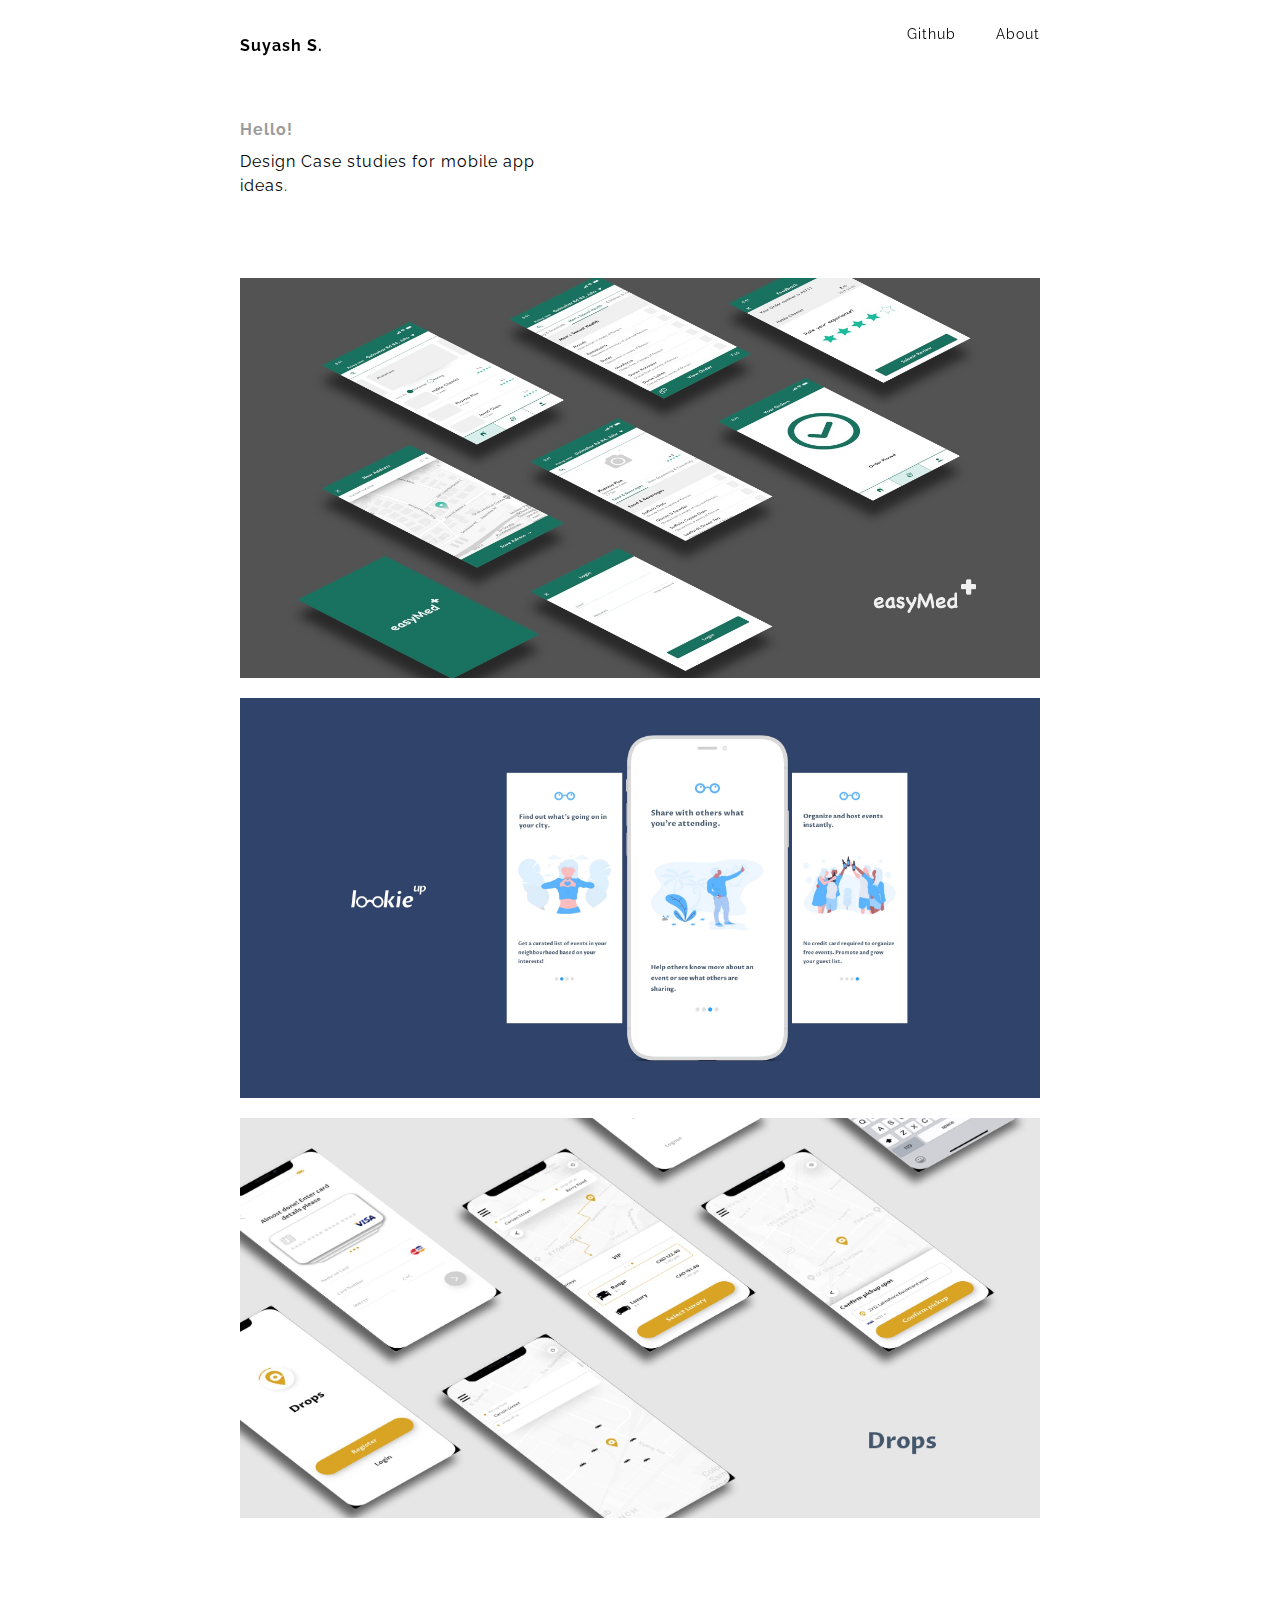
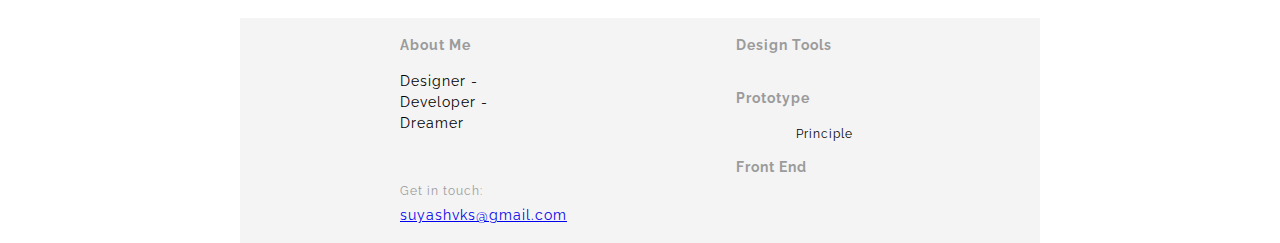
<file: index.html>
<!DOCTYPE html>
<html lang="en">

<head>
	<meta charset="UTF-8">
	<meta name="keywords" content="HTML,CSS,XML,JavaScript">
	<meta name="viewport" content="width=device-width, initial-scale=1.0">
	<title>Suyash S.</title>
	<link href="https://fonts.googleapis.com/css?family=Ubuntu" rel="stylesheet">
	<link href="https://fonts.googleapis.com/css?family=Raleway" rel="stylesheet">
	<link rel="stylesheet" href="https://use.fontawesome.com/releases/v5.8.1/css/all.css"
		integrity="sha384-50oBUHEmvpQ+1lW4y57PTFmhCaXp0ML5d60M1M7uH2+nqUivzIebhndOJK28anvf" crossorigin="anonymous">
	<link rel="stylesheet" href="index.css">
</head>

<body class="main">
	<div class="wrapper">
		<div id="sticky-nav">
			<nav class="nav-parent">
				<div class="nav-child">
					<h1><a href="./index.html" class="nav-text">Suyash S.</h1>
				</div>
				<ul class="nav-child nav-list">
					<li><a href="https://github.com/su988" target="_blank" class="nav-text">Github</a></li>
					<li><a href="#scroll-footer" class="nav-text">About</a></li>
				</ul>
			</nav>
		</div>
		<div class=" hero">
			<h4>Hello!</h4>
			<p class="tag-line">Design Case studies for mobile app ideas.
			</p>
		</div>
		<a href="./med.html">
			<div id="projects">
				<div class="project">
					<div class="project-hero" id="first-project">
						<div class="overlay">
							<h2 class="text">EasyMed - Pharmacy app</h2>
							<h5 class="text">Solving India's condom problem</h5>
						</div>
					</div>
				</div>
			</div>
		</a>
		<a href="./lookie.html">
			<div class="project">
				<div class="project-hero" id="second-project">
					<div class="overlay">
						<h2 class="text">LookieUp</h2>
						<h5 class="text">Find or host events in your city based on your interests.</h5>
					</div>
				</div>
			</div>
		</a>
		<a href="./drops.html">
			<div class="project">
				<div class="project-hero" id="third-project">
					<div class="overlay">
						<h2 class="text">Drops</h2>
						<h5 class="text">Premium Taxi App</h5>
					</div>
				</div>
			</div>
		</a>
	<footer id="scroll-footer">
		<div class="footer-wrapper">
			<div class="footer-parent">
				<div class="footer-child" id="footer-about">
					<h4>About Me</h4>
					<div>
						<p class="about" style="font-size: 14px; line-height: 1.5;">
							Designer - Developer - Dreamer
						</p>
						<p class="about email-text">Get in touch:</p>
						<br>
						<p class="about email">
							<a href="mailto:suyashvks@gmail.com">suyashvks@gmail.com</a>
						</p>
					</div>
				</div>
				<div class="footer-child" id="design-footer">
					<h4>Design Tools</h4>
					<ul class="tool-list">
						<li><i class="fab fa-sketch fa-lg"></i></li>
						<li><i class="fab fa-adobe fa-lg"></i></li>
					</ul>
					<div id="prototype-footer">
						<h4>Prototype</h4>
						<ul class="tool-list">
							<li><i class="fab fa-invision fa-lg"></i></li>
							<li class="principle">Principle</li>
						</ul>
					</div>
					<div id="code">
						<h4>Front End</h4>
						<ul class="tool-list">
							<li><i class="fab fa-html5 fa-lg"></i></li>
							<li><i class="fab fa-css3-alt fa-lg"></i></li>
							<li><i class="fab fa-js-square fa-lg"></i></li>
							<li><i class="fab fa-react fa-lg"></i></li>
							<li><i class="fab fa-github-square fa-lg"></i></li>
							<li><i class="fab fa-git-square fa-lg"></i></li>
						</ul>
					</div>
				</div>
			</div>
		</div>
	</footer>
</body>
<script type="text/javascript" src="index.js"></script>

</html>
</file>
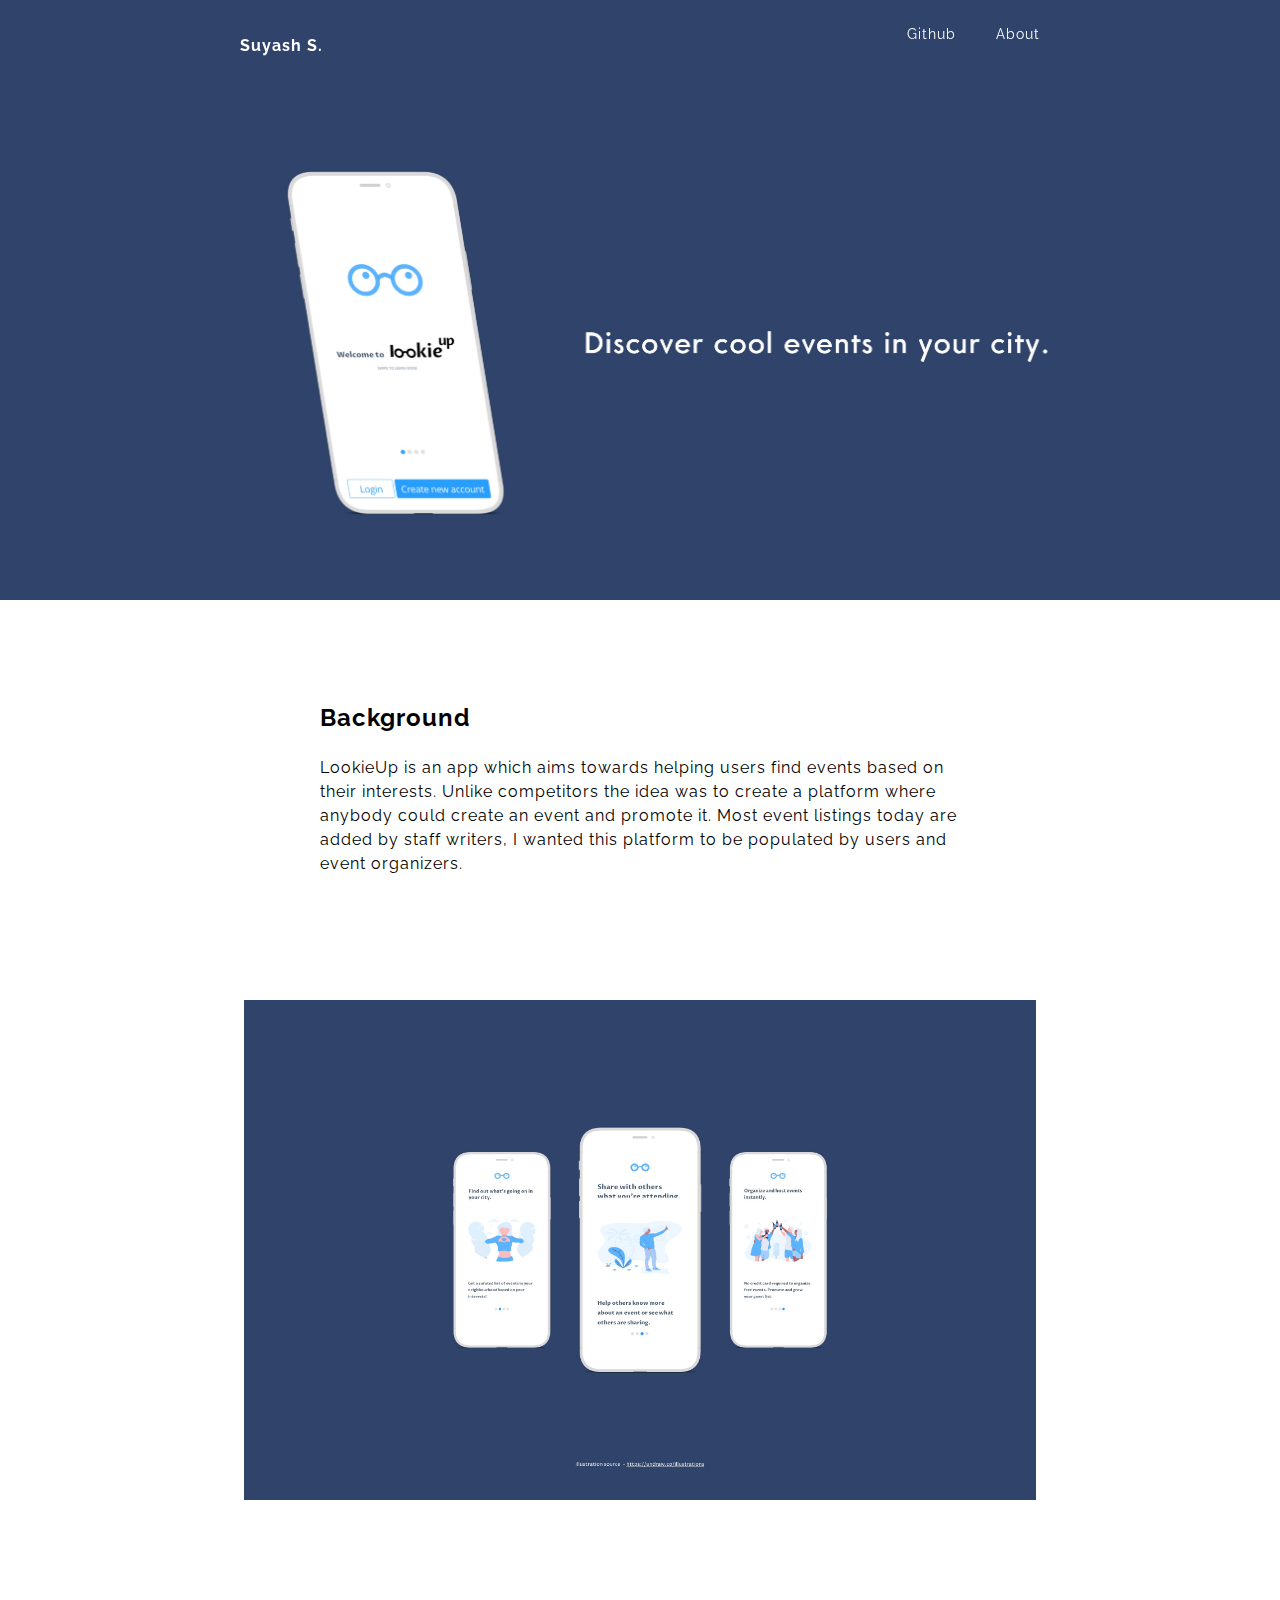
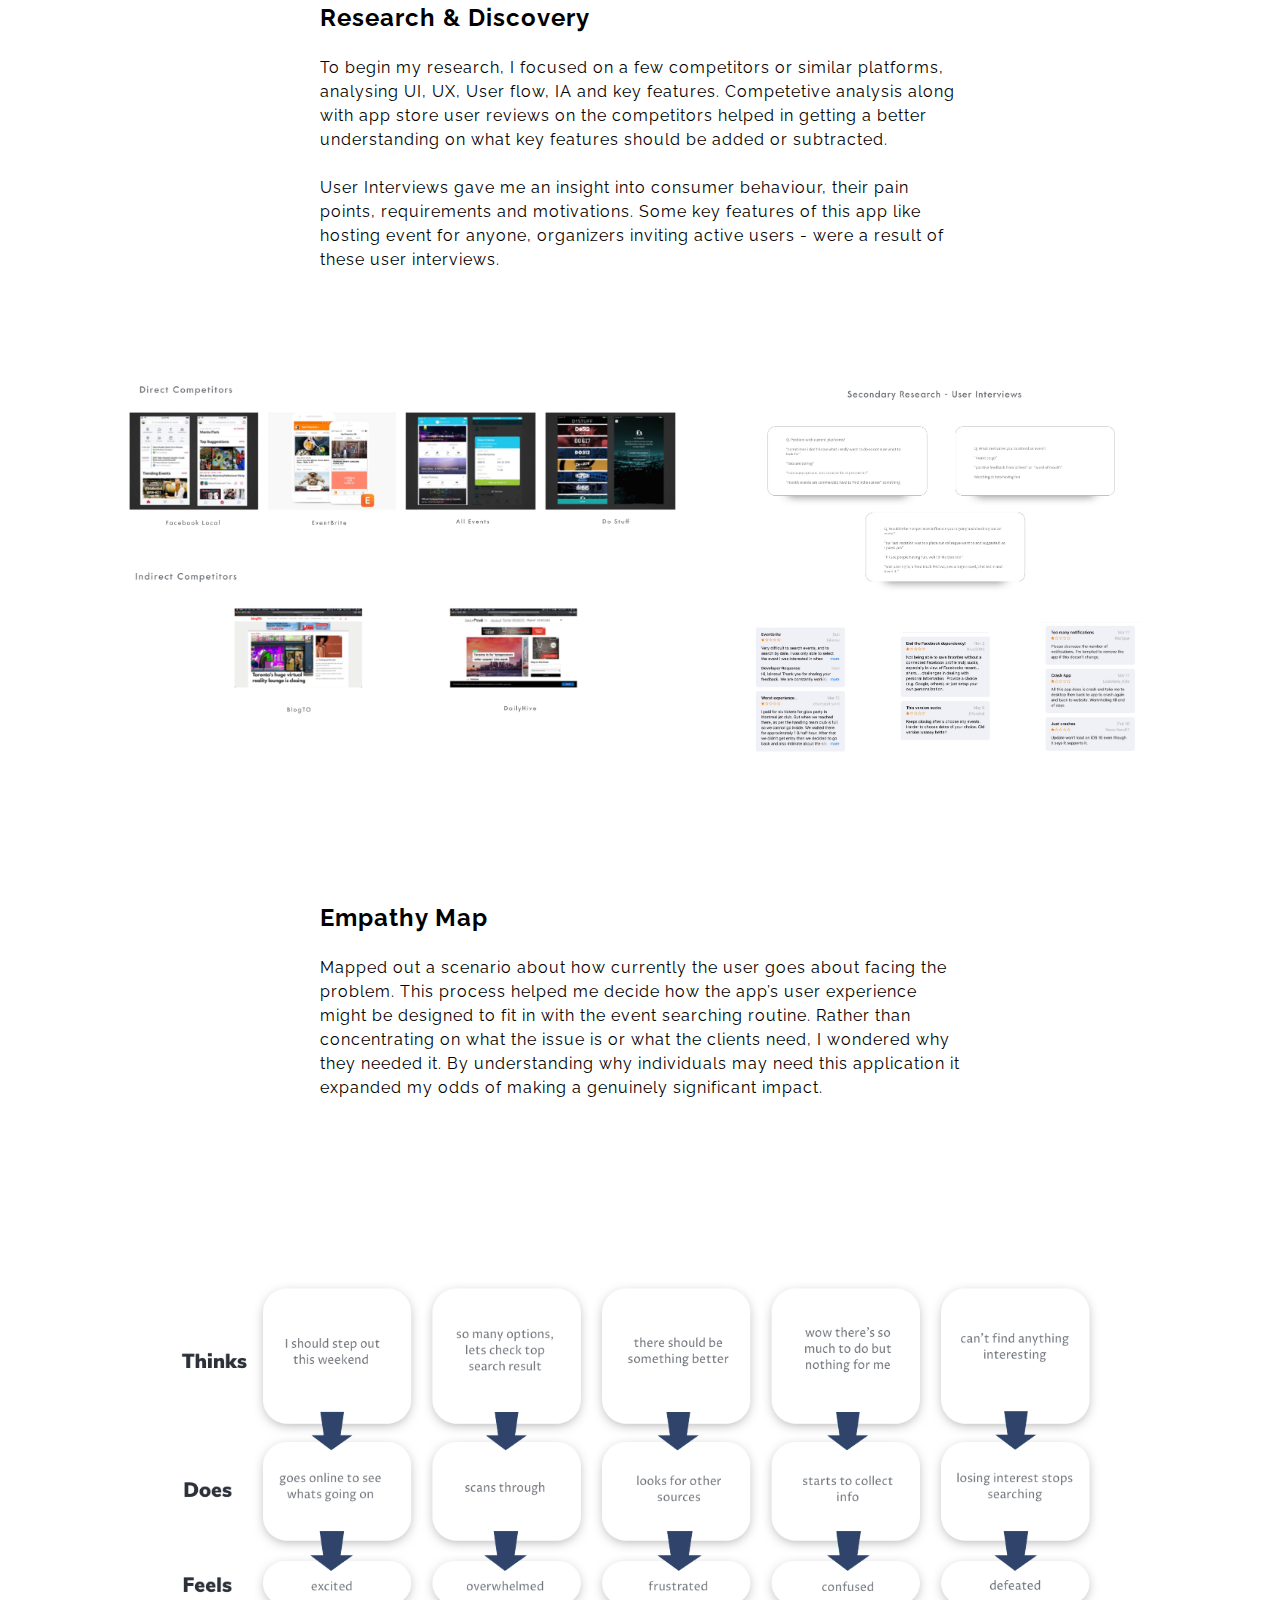
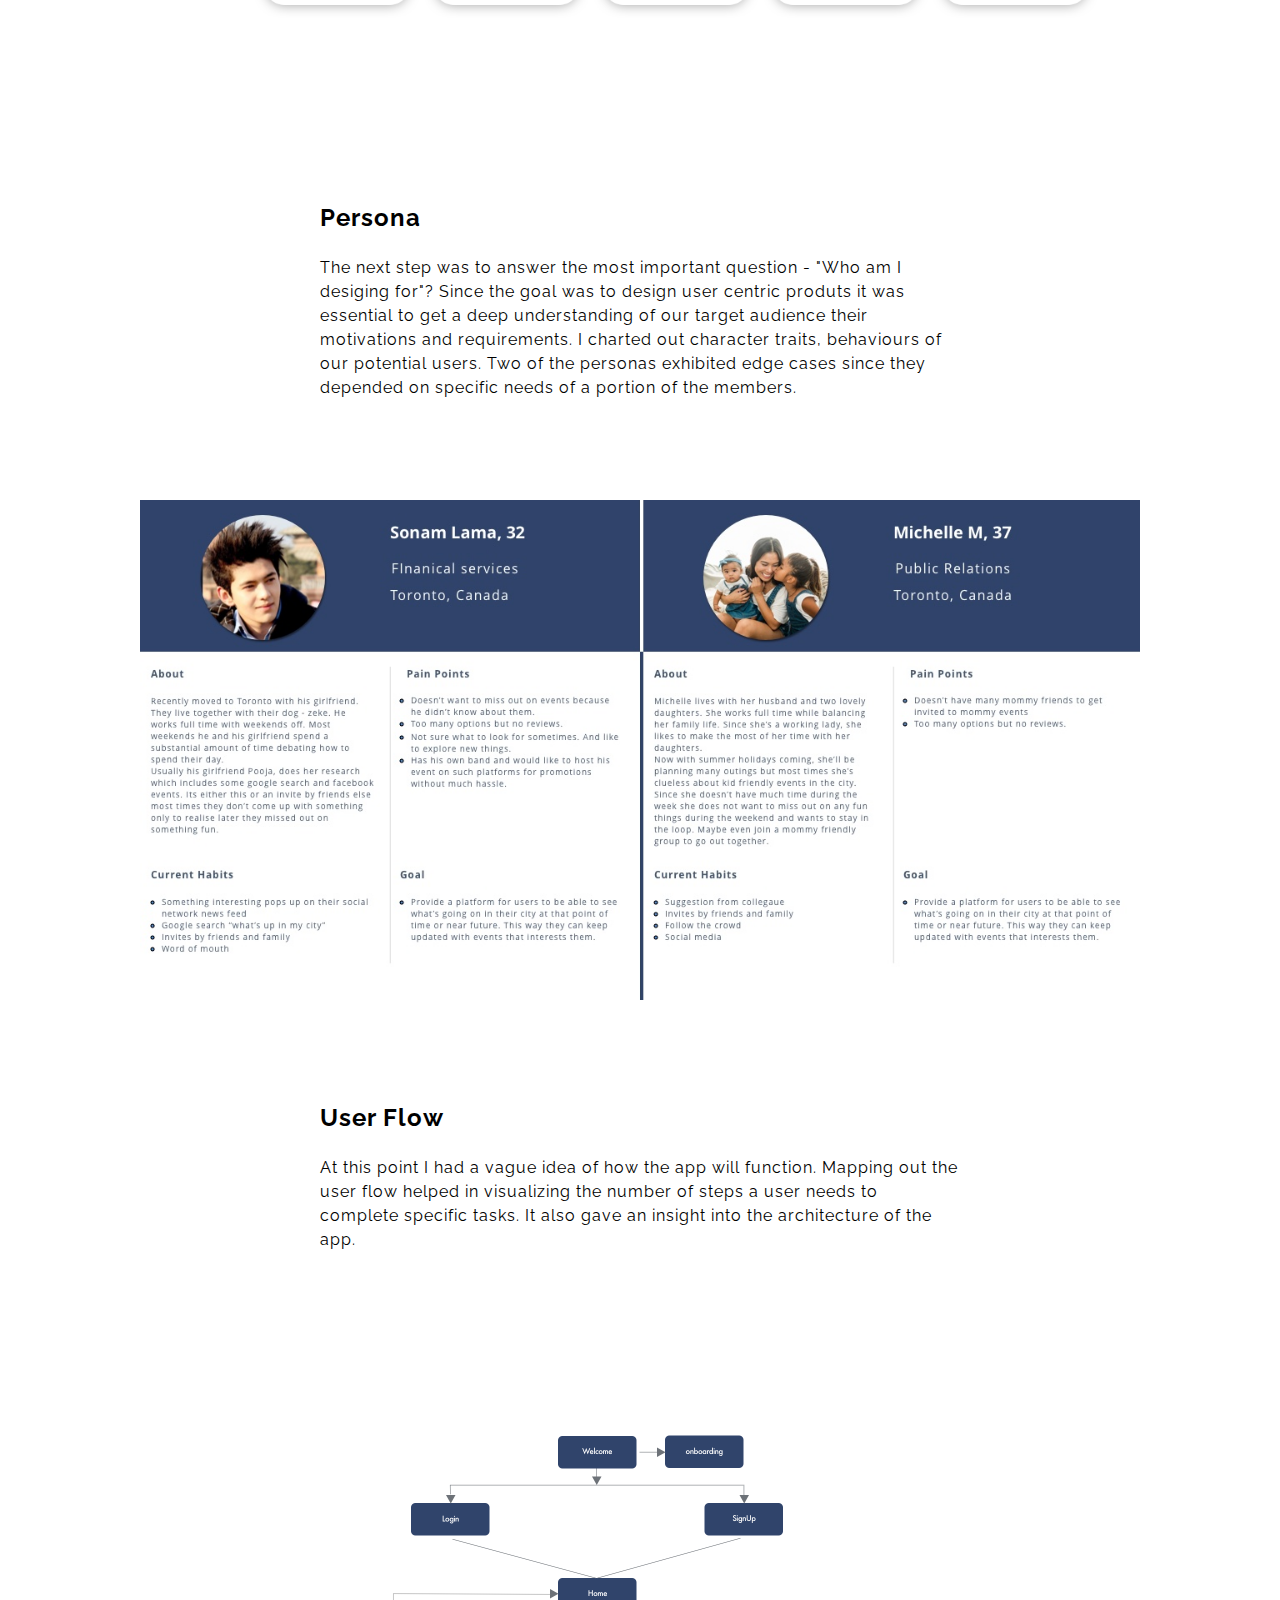
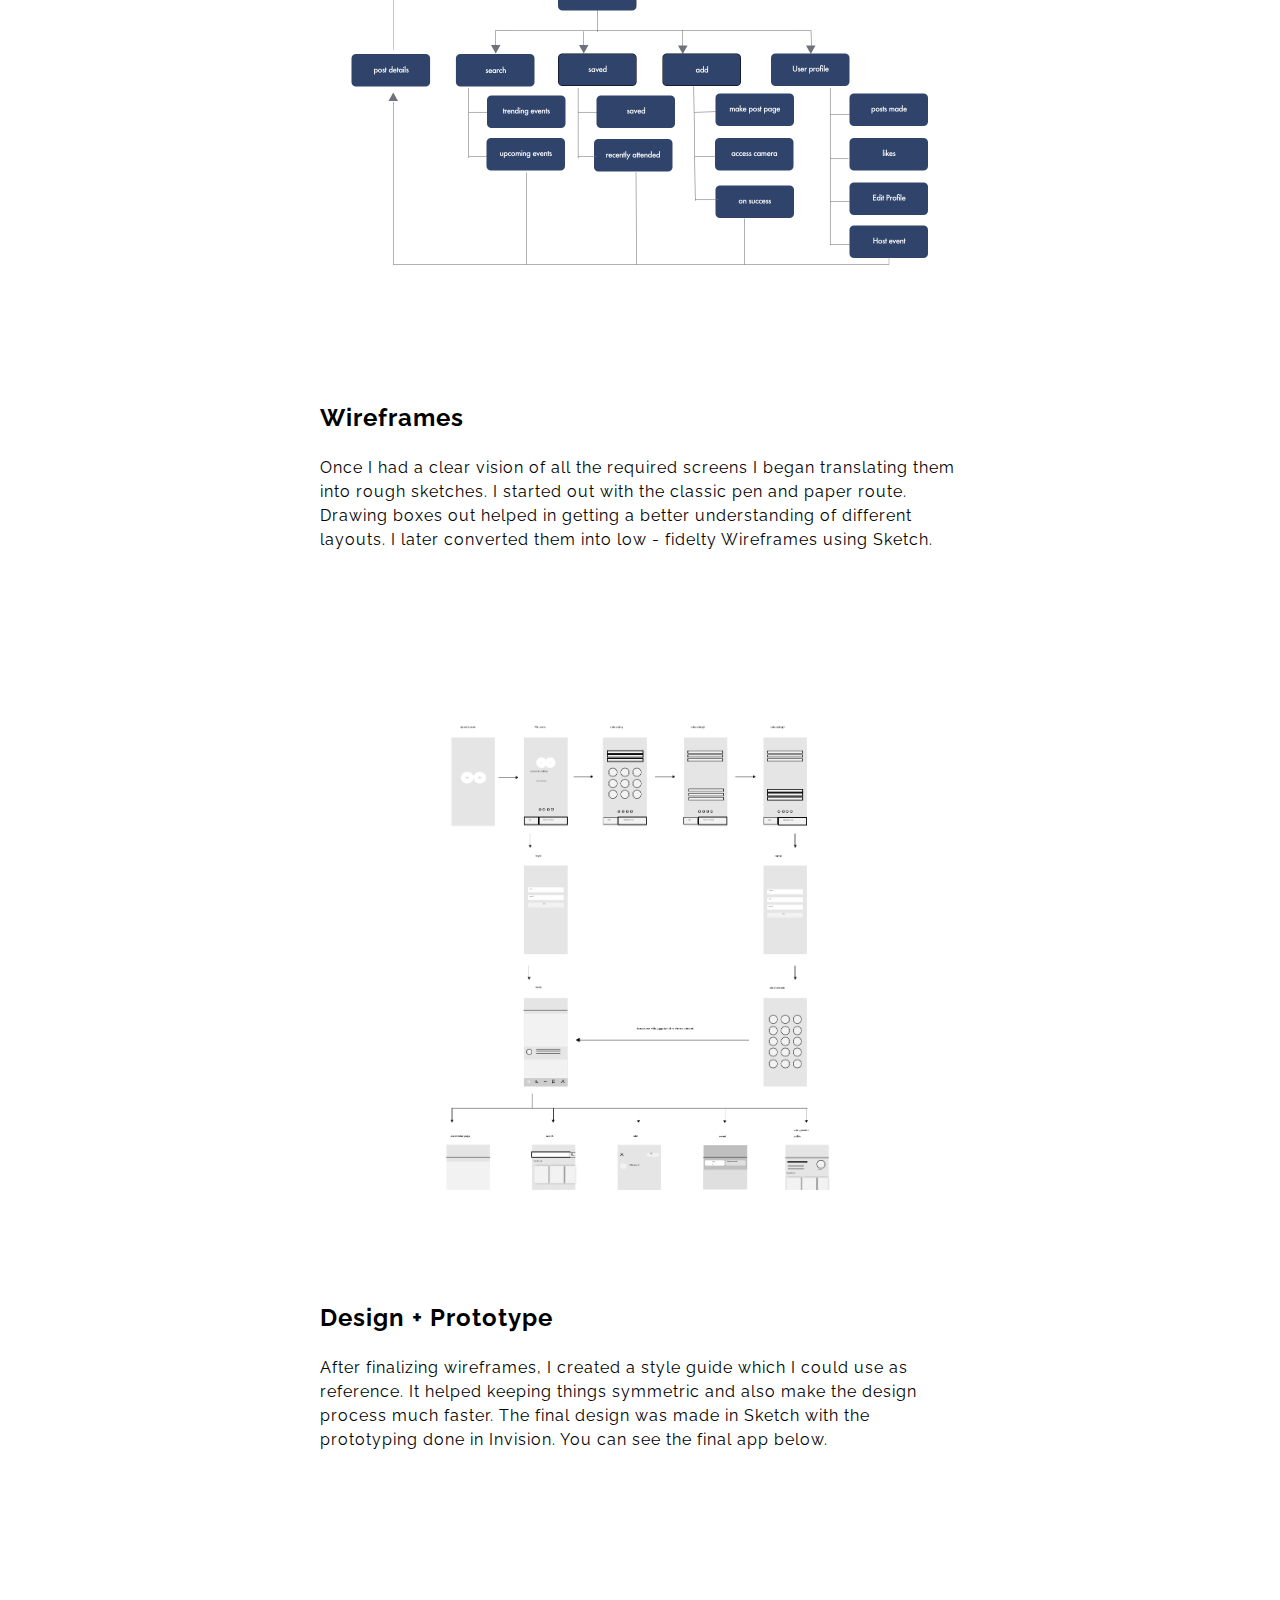
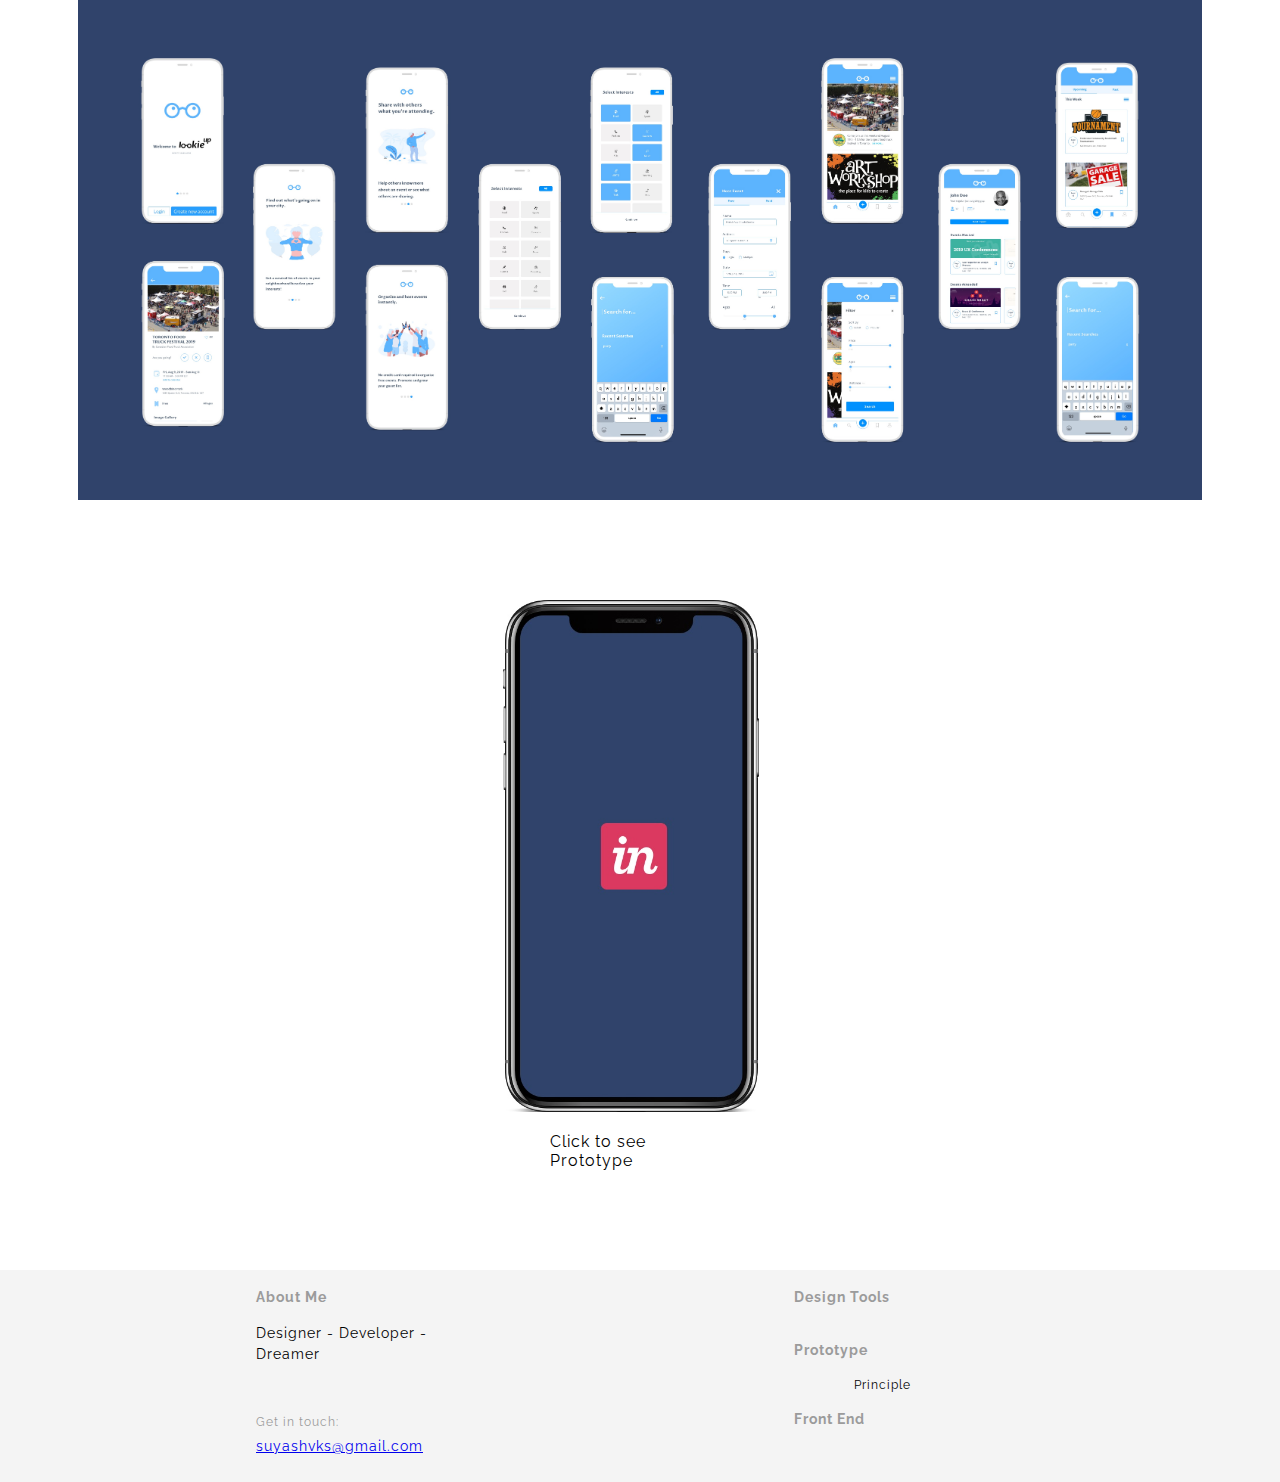
<file: lookie.html>
<!DOCTYPE html>
<html lang="en">

<head>
  <meta charset="UTF-8">
  <meta name="keywords" content="HTML,CSS,XML,JavaScript">
  <meta name="viewport" content="width=device-width, initial-scale=1.0">
  <title>LookieUp</title>
  <link href="https://fonts.googleapis.com/css?family=Ubuntu" rel="stylesheet">
  <link href="https://fonts.googleapis.com/css?family=Raleway" rel="stylesheet">
  <link rel="stylesheet" href="https://use.fontawesome.com/releases/v5.8.1/css/all.css"
    integrity="sha384-50oBUHEmvpQ+1lW4y57PTFmhCaXp0ML5d60M1M7uH2+nqUivzIebhndOJK28anvf" crossorigin="anonymous">
  <link rel="stylesheet" href="index.css">
  <link rel="stylesheet" href="med.css">
  <link rel="stylesheet" href="lookie.css">
  <script src="https://ajax.googleapis.com/ajax/libs/jquery/3.3.1/jquery.min.js"></script>
</head>

<body class="main">
  <div id="sticky-nav">
    <nav class="nav-parent">
      <div class="nav-child">
        <h1><a href="./index.html" class="nav-text">Suyash S.</h1>
      </div>
      <ul class="nav-child nav-list">
        <li><a href="https://github.com/su988" target="_blank" class="nav-text">Github</a></li>
        <li><a href="#scroll-footer" class="nav-text">About</a></li>
      </ul>
    </nav>
  </div>

  <div id="header" class="lookie-header">

  </div>

  <div id="introduction">
    <div class="intro-text">
      <h2>Background</h2>
      <p>
        LookieUp is an app which aims towards helping users find events based on their interests.
        Unlike competitors the idea was to create a platform where anybody could create an event
        and promote it. Most event listings today are added by staff writers,
        I wanted this platform to be populated by users and event organizers.

      </p>
    </div>
  </div>

  <div class="image-intro lookie-intro">

  </div>

  <div id="research">
    <div class="research-text">
      <h2>Research & Discovery</h2>
      <p>
        To begin my research, I focused on a few competitors or similar platforms,
        analysing UI, UX, User flow, IA and key features. Competetive analysis along with
        app store user reviews on the competitors helped
        in getting a better understanding on what key features should be added or subtracted.
        <br>
        <br>
        User Interviews gave me an insight into consumer behaviour, their pain points,
        requirements and motivations. Some key features of this app like
        hosting event for anyone, organizers inviting active users -
        were a result of these user interviews.

      </p>
    </div>
  </div>

  <div class="image-research lookie-research">

  </div>

  <div id="empathy">
    <div class="empathy-text">
      <h2>Empathy Map</h2>
      <p>
        Mapped out a scenario about how currently the user goes about facing the problem.
        This process helped me decide how the app’s user experience might be designed
        to fit in with the event searching routine. Rather than concentrating on what the issue is
        or what the clients need, I wondered why they needed it. By understanding why
        individuals may need this application it expanded my odds of making a genuinely significant impact.
      </p>
    </div>
  </div>

  <div class="image-empathy lookie-empathy">

  </div>

  <div id="persona">
    <div class="persona-text">
      <h2>Persona</h2>
      <p>
        The next step was to answer the most important question - "Who am I desiging for"?
        Since the goal was to design user centric produts it was essential to get a deep
        understanding of our target audience their motivations and requirements. I charted
        out character traits, behaviours of our potential users. Two of the personas exhibited
        edge cases since they depended on specific needs of a portion of the members.
      </p>
    </div>
  </div>

  <div class="image-persona lookie-persona">

  </div>

  <div id="user-flow">
    <div class="user-flow-text">
      <h2>User Flow</h2>
      <p>
        At this point I had a vague idea of how the app will function.
        Mapping out the user flow helped in visualizing the number of steps a user needs to
        complete specific tasks. It also gave an insight into the architecture of the app.
      </p>
    </div>
  </div>

  <div class="image-user-flow lookie-user-flow">

  </div>

  <div id="wireframe">
    <div class="wireframe-text">
      <h2>Wireframes</h2>
      <p>
        Once I had a clear vision of all the required screens I began translating them into rough sketches.
        I started out with the classic pen and paper route. Drawing boxes out helped in getting a better
        understanding of different layouts. I later converted them into low - fidelty Wireframes
        using Sketch.
      </p>
    </div>
  </div>

  <div class="image-wireframe lookie-wireframe">

  </div>

  <div id="design">
    <div class="design-text">
      <h2>Design + Prototype</h2>
      <p>
        After finalizing wireframes, I created a style guide which I could use as reference. It helped
        keeping things symmetric and also make the design process much faster. The final design was made
        in Sketch with the prototyping done in Invision. You can see the final app below.
      </p>
    </div>
  </div>

  <div class="image-design lookie-design">
  </div>

  <a href="https://invis.io/S5QXWD18Q6N" target="_blank">
    <div id="prototype-lookie">

    </div>
  </a>
  <p class="click-proto">Click to see Prototype</p>


  <footer id="scroll-footer">
    <div class="footer-wrapper">
      <div class="footer-parent">
        <div class="footer-child" id="footer-about">
          <h4>About Me</h4>
          <div>
            <p class="about" style="font-size: 14px; line-height: 1.5;">
              Designer - Developer - Dreamer
            </p>
            <p class="about email-text">Get in touch:</p>
            <br>
            <p class="about email">
              <a href="mailto:suyashvks@gmail.com">suyashvks@gmail.com</a>
            </p>
          </div>
        </div>
        <div class="footer-child" id="design-footer">
          <h4>Design Tools</h4>
          <ul class="tool-list">
            <li><i class="fab fa-sketch fa-lg"></i></li>
            <li><i class="fab fa-adobe fa-lg"></i></li>
          </ul>
          <div id="prototype-footer">
            <h4>Prototype</h4>
            <ul class="tool-list">
              <li><i class="fab fa-invision fa-lg"></i></li>
              <li class="principle">Principle</li>
            </ul>
          </div>
          <div id="code">
            <h4>Front End</h4>
            <ul class="tool-list">
              <li><i class="fab fa-html5 fa-lg"></i></li>
              <li><i class="fab fa-css3-alt fa-lg"></i></li>
              <li><i class="fab fa-js-square fa-lg"></i></li>
              <li><i class="fab fa-react fa-lg"></i></li>
              <li><i class="fab fa-github-square fa-lg"></i></li>
              <li><i class="fab fa-git-square fa-lg"></i></li>
            </ul>
          </div>
        </div>
      </div>
    </div>
  </footer>
</body>

<script type="text/javascript" src="index.js"></script>

</html>
</file>
<file: index.css>
body, html {
  margin: 0;
  padding: 0;
  box-sizing: border-box;
}

p {
  margin-block-start: 0;
  margin-block-end: 0;
}

html {
  scroll-behavior: smooth;
}

* {-webkit-font-smoothing: antialiased;}

.main {
  font-family: 'Raleway', sans-serif;
  letter-spacing: 1px;
}

/************************* 
    NAVIGATION STARTS HERE 
**************************/
#sticky-nav {
  position: fixed;
  top: 0;
  left: 0;
  right: 0;
  z-index: 9999;
  width: 800px;
  margin: 0 auto;
  height: 60px;
  background-color: rgba(255, 255, 255, 0.901);
}

.nav-parent {
  display: flex;
  justify-content: space-between;
  
}

.nav-child h1 a{
  color: #000;
  text-decoration: none;
  font-size: 16px;
  margin-top: -10px;
}

.nav-list {
  display: flex;
  justify-content: space-between;
}

.nav-list li {
  margin-left: 40px;
  margin-top: 8px;
  list-style: none;
}

.nav-list li a {
  text-decoration: none;
  color: #000;
  font-size: 14px;
}

/************************* 
    NAVIGATION ENDS HERE 
**************************/

/************************* 
    HERO STARTS HERE 
**************************/

.hero {
  margin-top: 120px;
}

.project-hero {
  height: 400px;
  margin-top: 20px;
}

.hero p {
  margin-top: -10px;
  line-height: 24px;
  letter-spacing: 1px;
}
.hero h4 {
  color: #9B9B9B;
}

/************************* 
    HERO ENDS HERE 
**************************/


/************************* 
    PROJECT LIST STARTS HERE 
**************************/

#projects {
  margin-top: 80px;
}

#first-project {
  background-image: url('images/med.jpg');
  background-size: cover;
  background-position: 50% 50%;
  
}

#second-project {
  background-color: #30446B;
  background-image: url('images/lookie.jpg');
  background-size: contain;
  background-repeat: no-repeat;
  background-position: center;

}

#third-project {
  background-image: url('images/drops.jpg');
  background-size: cover;
  background-position: 70% 70%
}

#fourth-project {
  background: #535353;
}

.project {
  position: relative;
}

.overlay {
  margin: 0;
  position: absolute;
  top: 0;
  bottom: 0;
  left: 0;
  right: 0;
  padding: 20px;
  opacity: 0;
  cursor: pointer;
  transition-duration: .6s ease;
  -webkit-transition: all 0.6s ease;
  -moz-transition:    all 0.6s ease;
  -o-transition:      all 0.6s ease;
  color: wheat;
  letter-spacing: 3px;
  
}

                      /************************* 
                        OVERLAY for PROJECT
                    **************************/

.project-hero {
  position: relative;
}

.project-hero:hover .overlay {
  opacity: 1;
  background: rgba(129, 129, 129, 0.89);
}

/************************* 
    PROJECT LIST ENDS HERE 
**************************/

/************************* 
    FOOTER STARTS HERE
**************************/

.footer-wrapper {
  min-height: 100%;
  margin-top: 100px;
  background: #f4f4f4;
  padding-bottom: 20px;
}



.footer-child ul li {
  list-style: none;
}

/************************* 
    FOOTER HEADERS
**************************/

.footer-child h4 {
  font-size: 14px;
  color: #9B9B9B;
}

/************************* 
    FOOTER ABOUT ME
**************************/



.about {
  width: 80%
}

.email-text {
  margin-top: 50px;
  margin-bottom: -10px;
  font-size: 12px;
  color: #9B9B9B;
}

.email {
  font-size: 14px;
}

/************************* 
    FOOTER DESIGN TOOLS
**************************/

.tool-list {
  display: flex;
  justify-content: flex-start;
}

.tool-list li {
  margin-right: 20px;
}


.principle {
  font-size: 12px;
  margin-top: 2px;

}

.fab {
  color: #9B9B9B;
}
/************************* 
    FOOTER EDUCATION STARTS HERE
**************************/

#school {
  margin-top: 30px;
  letter-spacing: 1.2px;
  font-size: .7em;
}

#subject {
  margin-top: -20px;
  letter-spacing: 1px;
  font-size: 14px;
}

/************************* 
    FOOTER EDUCATION ENDS HERE
**************************/

@media (min-width: 1024px) {
  
  .wrapper {
    width: 800px; 
    margin: 0 auto;
  }

  p.tag-line {
    width: 40%;
  }

  .footer-parent {
    display: flex;
    justify-content: space-between
  }

  .footer-parent {
    width: 60%;
    margin: 0 auto;     
  }

  .footer-child {
    width: 30%;;
  }

  #footer-about {
    max-width: 80%;;
  }
  
}

@media (min-width: 836px) and (max-width: 1024px) {
  
  .wrapper {
    width: 80%; 
    margin: 0 auto;
  }

  /* hero - introduction line in headers */
  p.tag-line {
    width: 60%;
  }
  
  .footer-parent {
    display: flex;
    justify-content: space-between
  }

  #footer-about {
  max-width: 80%;;
}
  
}

/* mobile */

@media (min-width: 320px) and (max-width: 836px) {
  
  #sticky-nav {
      width: 100%; 
      
  }

  
  .nav-list li:last-child {
    margin-right: 20px;
  }

  .nav-child h1 {
    margin-left: 20px;
  }

  .hero {
    width: 90%;
    margin: 0 auto;
    margin-top: 120px;
  }

  .project-hero {
    height: 300px;
  }

  #first-project { 
    background-position: 85% 100%;
  }

  .footer-child {
    padding-left: 15px;
  }

  #footer-about,
  #design-footer {
    margin-bottom: 50px;
    position: relative;
    box-sizing: border-box;
  }

  #footer-about:after,
  #design-footer:after {
    content: " ";
    display: block;
    position: absolute;
    height: 1px;
    background: rgb(206, 206, 206);
    width: 100%;
    left: 0; 
    margin-top: 10px;
  }

  .footer-parent {
    padding-top: 20px;
  }

  .overlay {
    display: none;
  }
}
</file>
<file: med.css>
/************************* 

COMMON CSS FOR ALL THREE PROJECT PAGE

**************************/

/************************* 
    NAVIGATION STARTS HERE 
**************************/

#sticky-nav {
  width: 100%;
  background-color: rgba(255, 255, 255, 0);
}

#sticky-nav.scrolled {
  background-color: #f4f4f4da !important;
  transition: background-color 200ms linear;
}

.nav-child h1 a,
.nav-list li a {
  color: #fff;
}

.nav-text.scrolled-text {
  color: #000;
}

/* change nav width below 786 px  to 100% or something*/

.nav-parent { 
  width: 800px;
  margin: 0 auto;
}

/************************* 
    NAVIGATION ENDS HERE 
**************************/

/************************* 
    HEADER STARTS HERE 
**************************/

#header {
  height: 600px;
  margin-bottom: 100px;
}

/************************* 
    HEADER ENDS HERE 
**************************/

/************************* 
    INTRODUCTION , RESEARCH STARTS HERE 
**************************/


#introduction,
#research,
#empathy,
#persona,
#user-flow,
#wireframe,
#design {
  height: 300px; 
  width: 50%;
  margin: 0 auto;
  
}

.intro-text,
.research-text,
.empathy-text,
.persona-text,
.user-flow-text,
.wireframe-text,
.design-text {
  line-height: 1.5;
  
}

/************************* 
    ENDS HERE 
**************************/

/************************* 
    IMAGE STARTS HERE 
**************************/

.image-intro,
.image-research,
.image-persona,
.image-empathy,
.image-user-flow,
.image-wireframe,
.image-design {
  height: 500px;
  margin-bottom: 100px;
  background-size: contain;
  background-repeat: no-repeat;
  background-position-x: 50%;
}

#prototype {
  width: 375px;
  margin: -100px auto 0 auto;
  border: 1px solid black;
  height: 667px;
  transform: scale(0.7);

}

/************************* 

    CSS FOR EASYMED PAGE

**************************/



.med-header {
  background-image: url("images/med2.jpg");
  background-size: cover;
  background-position: -10% -10%; 
}

.med-intro {
  background-image: url("images/problem.jpg");
}

.med-research {
  background-image: url('images/research.jpg');
}

.med-persona {
  background-image: url('images/persona.jpg'); 
}

.med-user-flow {
  background-image: url('images/user-flow.png');
  height: 300px;
  margin-top: -50px;
}

.med-wireframe {
  background-image: url('images/wireframe.jpg');
  /* background-position-y: 50%; */
  
}

.med-design {
  background-image: url('images/design.jpg');
  /* background-position-y: 50%; */
}

@media (min-width: 837px) and (max-width: 920px) {
  #introduction,
  #research,
  #persona,
  #user-flow,
  #wireframe,
  #design {
    width: 90%;
    margin: 0 auto;
  }
}

@media (min-width: 320px) and (max-width: 836px) {

  .nav-parent {
    width: 90%;
  }

  #header {
    height: 500px;
  }

  #introduction,
  #research,
  #empathy,
  #persona,
  #user-flow,
  #wireframe,
  #design {
    width: 90%;
    margin: 0 auto;
    height: 350px;
  }

  #user-flow {
    height: 250px;
  }

  #introduction {
    height: 400px;
  }

  .image-intro,
  .image-research,
  .image-persona,
  .image-empathy,
  .image-user-flow,
  .image-wireframe,
  .image-design {
    height: 200px;
  }

  
  .med-header {
      background-position: 60% 60%; 
      background-position-y: 40px;
    }

  .med-intro,
  .med-research,
  .med-persona,
  .med-empathy,
  .med-user-flow,
  .med-wireframe {
    margin-bottom: 50px;  
  }


}
</file>
<file: lookie.css>
.lookie-header {
  background-image: url('images/lookie/header.jpg');
  background-size: cover;
}

.lookie-intro {
  background-image: url('images/lookie/intro.jpg');
  /* background-color: #30446B; */
}

.lookie-research {
  background-image: url('images/lookie/research.jpg');
}

.lookie-persona {
  background-image: url('images/lookie/persona.jpg');
}

.lookie-empathy {
  background-image: url('images/lookie/map.png');
}

.lookie-user-flow {
  background-image: url('images/lookie/flow.png');
}

.lookie-wireframe {
  background-image: url('images/lookie/wireframe.png');
}

.lookie-design {
  background-image: url('images/lookie/design.jpg');
}

#prototype-lookie {
  width: 275px;
  margin: 0 auto;
  height: 512px;
  background-image: url('images/lookie/phone.jpg');
  background-size: contain;
  background-repeat: no-repeat;
}

.click-proto {
  width: 14%;
  margin: 0 auto;
  margin-top: 20px;
}

@media (max-width: 1050px) {
  #introduction {
    height: 450px;
  }
}



@media (min-width: 320px) and (max-width: 836px) {
  .lookie-header {
    background-image: url('images/lookie/header2.jpg');   
  }

  .click-proto {
    width: 50%;
  }

  .lookie-intro,
  .lookie-empathy {
    height: 200px;
  }

  #research {
    height: 400px;
  }

  #introduction {
    height: 300px;
  }
}
</file>
